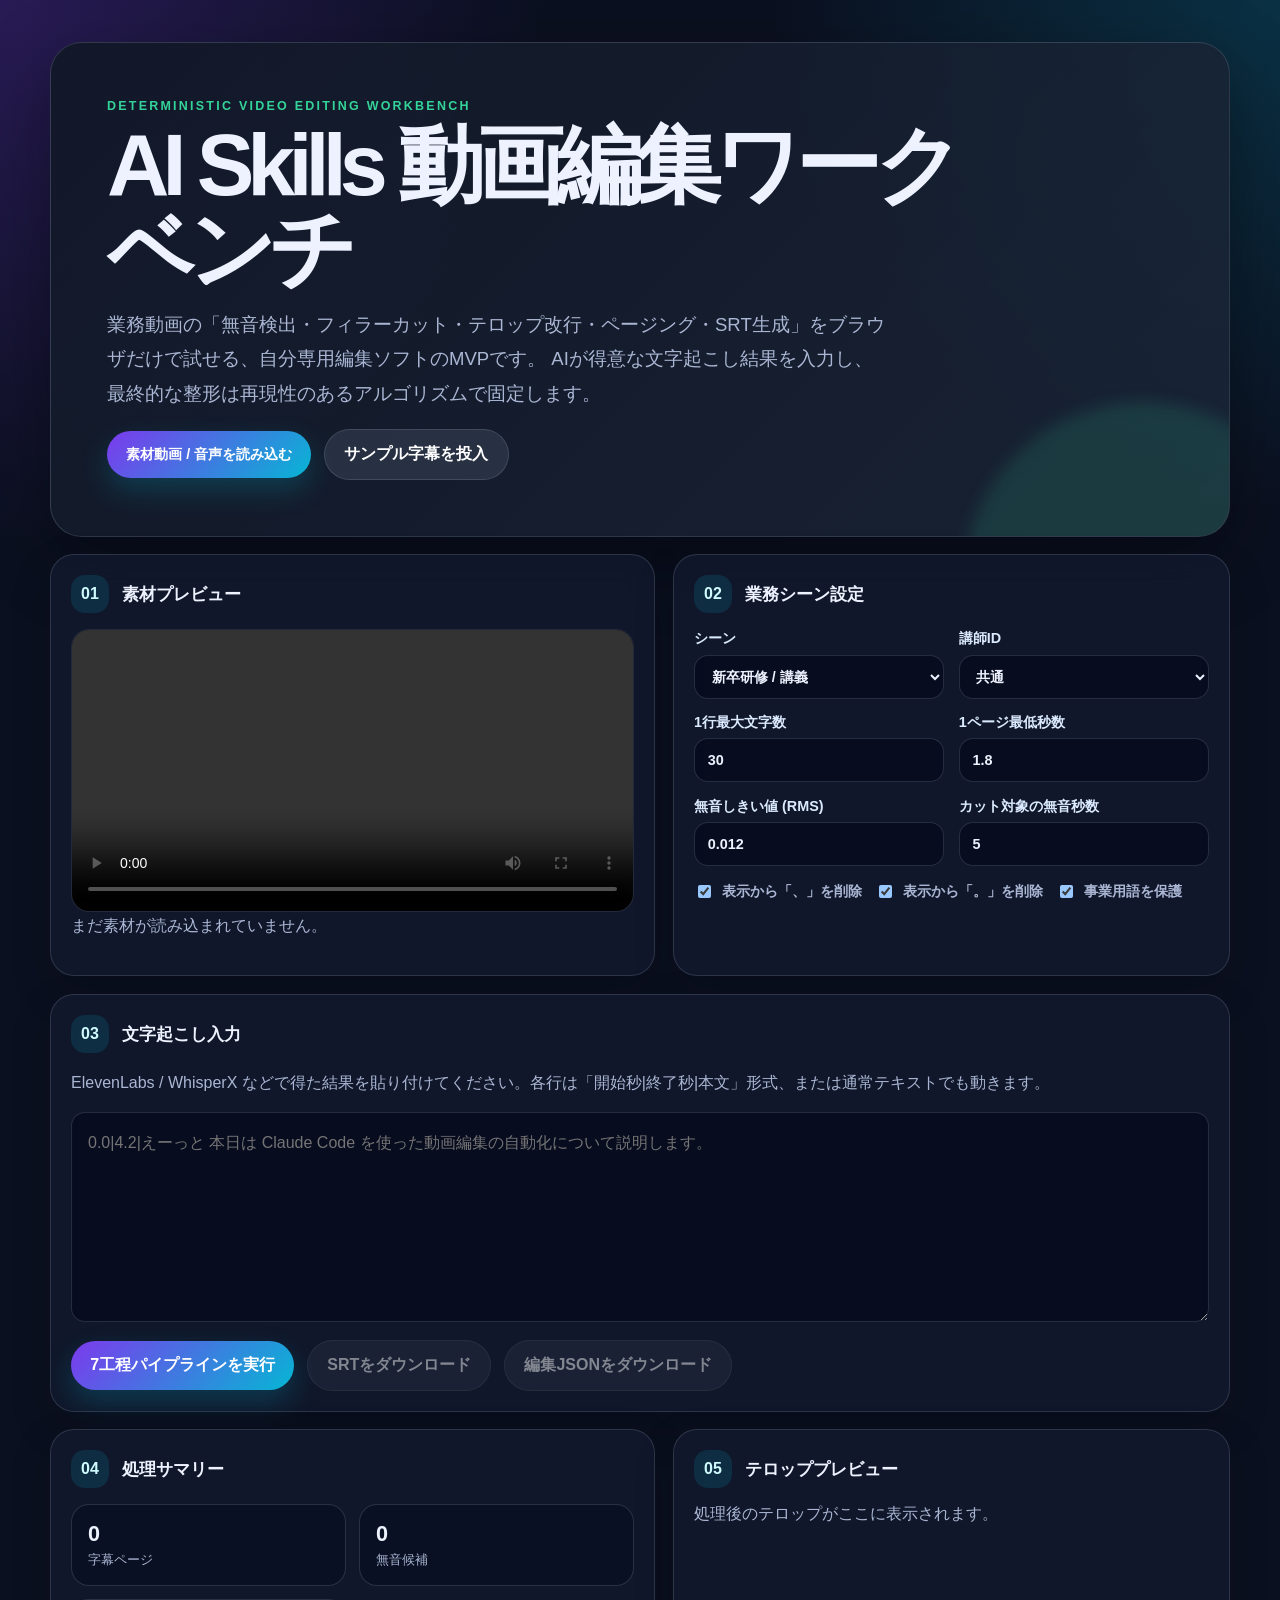
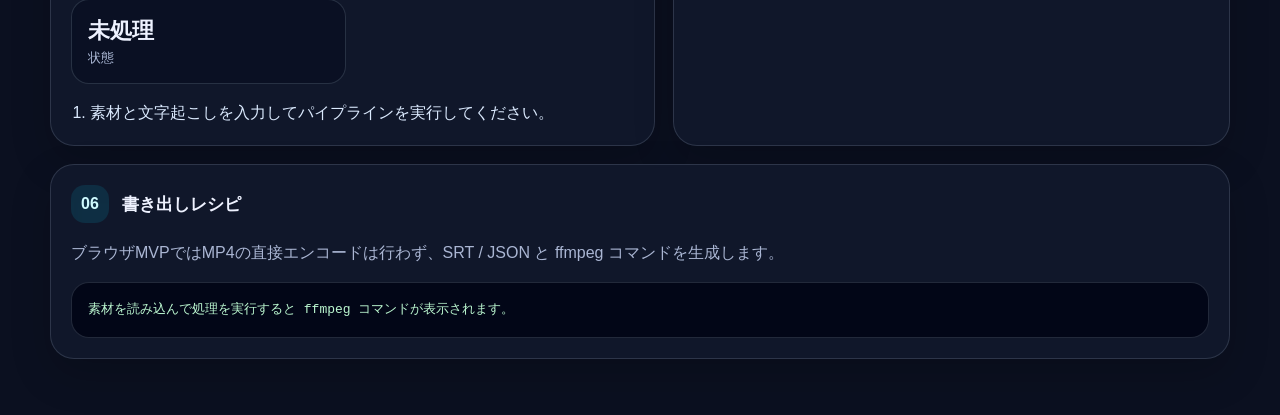
<file: index.html>
<!DOCTYPE html>
<html lang="ja">
<head>
    <meta charset="UTF-8">
    <meta name="viewport" content="width=device-width, initial-scale=1.0">
    <title>AI Skills 動画編集ワークベンチ</title>
    <link rel="stylesheet" href="style.css">
</head>
<body>
    <main class="app-shell">
        <section class="hero">
            <p class="eyebrow">Deterministic Video Editing Workbench</p>
            <h1>AI Skills 動画編集ワークベンチ</h1>
            <p class="hero-copy">
                業務動画の「無音検出・フィラーカット・テロップ改行・ページング・SRT生成」をブラウザだけで試せる、自分専用編集ソフトのMVPです。
                AIが得意な文字起こし結果を入力し、最終的な整形は再現性のあるアルゴリズムで固定します。
            </p>
            <div class="hero-actions">
                <label class="primary-upload">
                    <input id="videoInput" type="file" accept="video/*,audio/*">
                    素材動画 / 音声を読み込む
                </label>
                <button id="loadSampleButton" type="button">サンプル字幕を投入</button>
            </div>
        </section>

        <section class="workspace-grid">
            <article class="panel preview-panel">
                <div class="panel-heading">
                    <span>01</span>
                    <h2>素材プレビュー</h2>
                </div>
                <video id="videoPreview" controls playsinline></video>
                <p id="fileMeta" class="muted">まだ素材が読み込まれていません。</p>
            </article>

            <article class="panel settings-panel">
                <div class="panel-heading">
                    <span>02</span>
                    <h2>業務シーン設定</h2>
                </div>
                <div class="form-grid">
                    <label>
                        シーン
                        <select id="sceneSelect">
                            <option value="training">新卒研修 / 講義</option>
                            <option value="youtube">社内 YouTube</option>
                            <option value="webinar">ウェビナー記録</option>
                            <option value="shorts">Shorts / Reels</option>
                        </select>
                    </label>
                    <label>
                        講師ID
                        <select id="speakerSelect">
                            <option value="default">共通</option>
                            <option value="lecturerA">講師_A</option>
                            <option value="lecturerB">講師_B</option>
                        </select>
                    </label>
                    <label>
                        1行最大文字数
                        <input id="lineLengthInput" type="number" min="8" max="40" value="30">
                    </label>
                    <label>
                        1ページ最低秒数
                        <input id="minDurationInput" type="number" min="0.5" max="5" step="0.1" value="1.5">
                    </label>
                    <label>
                        無音しきい値 (RMS)
                        <input id="silenceThresholdInput" type="number" min="0.001" max="0.1" step="0.001" value="0.012">
                    </label>
                    <label>
                        カット対象の無音秒数
                        <input id="silenceDurationInput" type="number" min="0.5" max="12" step="0.1" value="4">
                    </label>
                </div>
                <div class="switch-row">
                    <label><input id="removeCommaInput" type="checkbox" checked> 表示から「、」を削除</label>
                    <label><input id="removePeriodInput" type="checkbox" checked> 表示から「。」を削除</label>
                    <label><input id="protectTermsInput" type="checkbox" checked> 事業用語を保護</label>
                </div>
            </article>
        </section>

        <section class="panel transcript-panel">
            <div class="panel-heading">
                <span>03</span>
                <h2>文字起こし入力</h2>
            </div>
            <p class="muted">
                ElevenLabs / WhisperX などで得た結果を貼り付けてください。各行は「開始秒|終了秒|本文」形式、または通常テキストでも動きます。
            </p>
            <textarea id="transcriptInput" spellcheck="false" placeholder="0.0|4.2|えーっと 本日は Claude Code を使った動画編集の自動化について説明します。"></textarea>
            <div class="editor-actions">
                <button id="processButton" type="button">7工程パイプラインを実行</button>
                <button id="downloadSrtButton" type="button" disabled>SRTをダウンロード</button>
                <button id="downloadJsonButton" type="button" disabled>編集JSONをダウンロード</button>
            </div>
        </section>

        <section class="output-grid">
            <article class="panel">
                <div class="panel-heading">
                    <span>04</span>
                    <h2>処理サマリー</h2>
                </div>
                <div id="summaryCards" class="summary-cards"></div>
                <ol id="pipelineList" class="pipeline-list"></ol>
            </article>

            <article class="panel">
                <div class="panel-heading">
                    <span>05</span>
                    <h2>テロッププレビュー</h2>
                </div>
                <div id="captionPreview" class="caption-preview">処理後のテロップがここに表示されます。</div>
            </article>
        </section>

        <section class="panel export-panel">
            <div class="panel-heading">
                <span>06</span>
                <h2>書き出しレシピ</h2>
            </div>
            <p class="muted">ブラウザMVPではMP4の直接エンコードは行わず、SRT / JSON と ffmpeg コマンドを生成します。</p>
            <pre id="ffmpegCommand"><code>素材を読み込んで処理を実行すると ffmpeg コマンドが表示されます。</code></pre>
        </section>
    </main>

    <script src="script.js"></script>
</body>
</html>
</file>
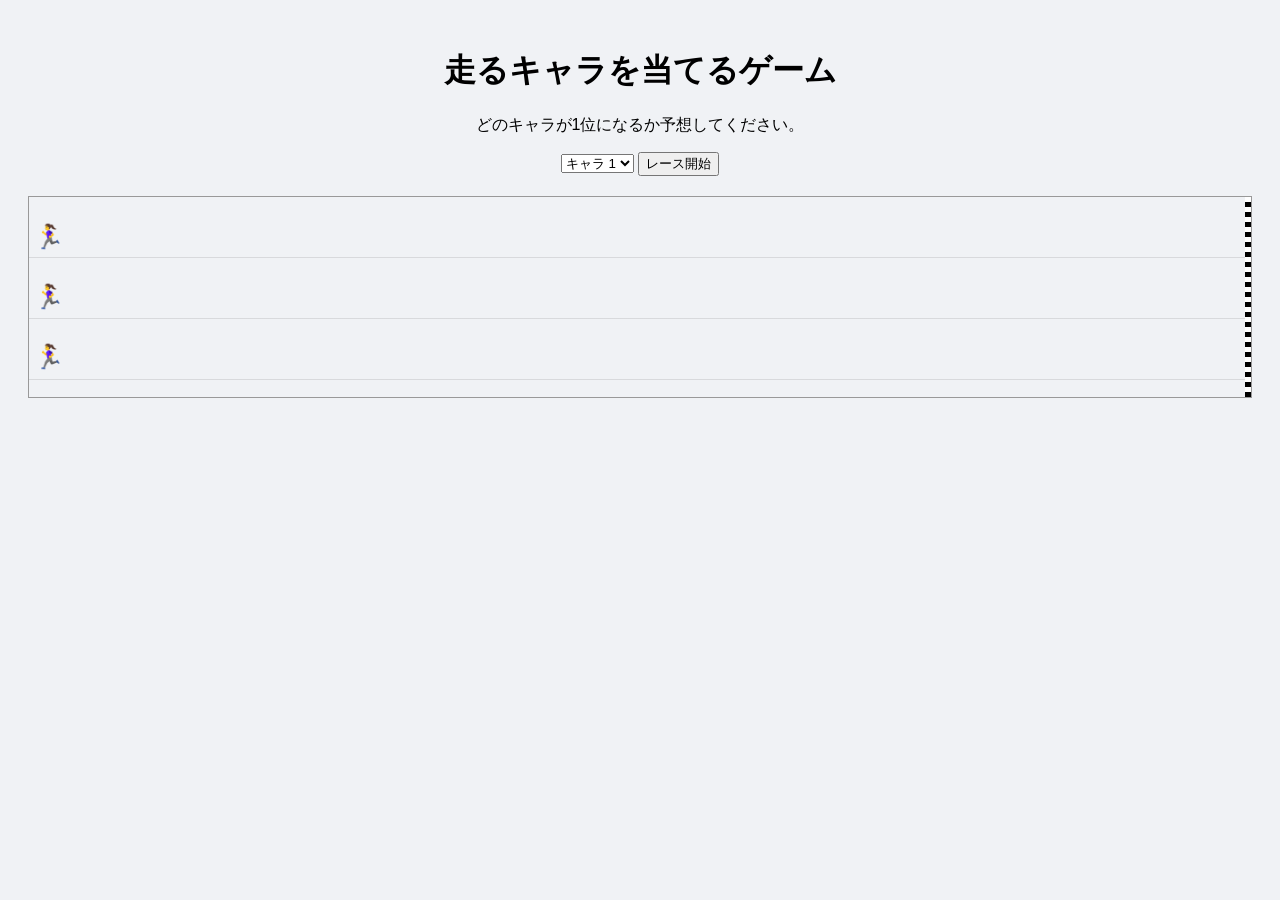
<file: race.html>
<!DOCTYPE html>
<html lang="ja">
<head>
  <meta charset="UTF-8">
  <meta name="viewport" content="width=device-width, initial-scale=1.0">
  <title>シンプルレースゲーム</title>
  <link rel="stylesheet" href="race.css">
</head>
<body>
  <h1>走るキャラを当てるゲーム</h1>
  <p>どのキャラが1位になるか予想してください。</p>
  <select id="guess">
    <option value="0">キャラ 1</option>
    <option value="1">キャラ 2</option>
    <option value="2">キャラ 3</option>
  </select>
  <button id="startButton">レース開始</button>
  <div id="raceTrack">
    <div class="runner" id="runner0">🏃‍♀️</div>
    <div class="runner" id="runner1">🏃‍♀️</div>
    <div class="runner" id="runner2">🏃‍♀️</div>
  </div>
  <p id="result"></p>
  <script src="race.js"></script>
</body>
</html>
</file>
<file: style.css>
:root {
    color-scheme: dark;
    --bg: #0b1020;
    --panel: rgba(18, 25, 45, 0.86);
    --panel-strong: #111827;
    --line: rgba(148, 163, 184, 0.22);
    --text: #eef2ff;
    --muted: #aab6d3;
    --accent: #7c3aed;
    --accent-2: #06b6d4;
    --success: #34d399;
    --warning: #fbbf24;
    --shadow: 0 22px 70px rgba(0, 0, 0, 0.35);
}

* {
    box-sizing: border-box;
}

body {
    min-height: 100vh;
    margin: 0;
    background:
        radial-gradient(circle at top left, rgba(124, 58, 237, 0.26), transparent 34rem),
        radial-gradient(circle at top right, rgba(6, 182, 212, 0.20), transparent 32rem),
        var(--bg);
    color: var(--text);
    font-family: Inter, "Noto Sans JP", "Hiragino Sans", "Yu Gothic", sans-serif;
}

button,
input,
select,
textarea {
    font: inherit;
}

button,
.primary-upload {
    border: 0;
    border-radius: 999px;
    padding: 0.85rem 1.2rem;
    color: #ffffff;
    background: linear-gradient(135deg, var(--accent), var(--accent-2));
    cursor: pointer;
    font-weight: 700;
    box-shadow: 0 12px 28px rgba(6, 182, 212, 0.22);
    transition: transform 160ms ease, opacity 160ms ease, box-shadow 160ms ease;
}

button:hover,
.primary-upload:hover {
    transform: translateY(-1px);
    box-shadow: 0 16px 34px rgba(124, 58, 237, 0.30);
}

button:disabled {
    cursor: not-allowed;
    opacity: 0.48;
    transform: none;
}

.primary-upload input {
    display: none;
}

.app-shell {
    width: min(1180px, calc(100% - 32px));
    margin: 0 auto;
    padding: 42px 0 56px;
}

.hero {
    overflow: hidden;
    position: relative;
    padding: clamp(28px, 5vw, 56px);
    border: 1px solid var(--line);
    border-radius: 32px;
    background: linear-gradient(135deg, rgba(17, 24, 39, 0.94), rgba(30, 41, 59, 0.72));
    box-shadow: var(--shadow);
}

.hero::after {
    content: "";
    position: absolute;
    inset: auto -8% -46% auto;
    width: 360px;
    height: 360px;
    border-radius: 50%;
    background: rgba(52, 211, 153, 0.14);
    filter: blur(8px);
}

.eyebrow {
    margin: 0 0 0.6rem;
    color: var(--success);
    font-size: 0.78rem;
    font-weight: 800;
    letter-spacing: 0.18em;
    text-transform: uppercase;
}

h1,
h2,
p {
    margin-top: 0;
}

h1 {
    max-width: 850px;
    margin-bottom: 1rem;
    font-size: clamp(2.4rem, 7vw, 5.4rem);
    line-height: 0.98;
    letter-spacing: -0.08em;
}

.hero-copy {
    max-width: 780px;
    color: var(--muted);
    font-size: clamp(1rem, 2vw, 1.16rem);
    line-height: 1.85;
}

.hero-actions,
.editor-actions,
.switch-row {
    display: flex;
    flex-wrap: wrap;
    gap: 0.8rem;
    align-items: center;
}

.hero-actions button,
.editor-actions button:nth-child(n + 2) {
    background: rgba(148, 163, 184, 0.16);
    border: 1px solid var(--line);
    box-shadow: none;
}

.workspace-grid,
.output-grid {
    display: grid;
    grid-template-columns: minmax(0, 1fr) minmax(320px, 0.92fr);
    gap: 1.1rem;
    margin-top: 1.1rem;
}

.panel {
    padding: 1.25rem;
    border: 1px solid var(--line);
    border-radius: 24px;
    background: var(--panel);
    box-shadow: 0 16px 40px rgba(0, 0, 0, 0.18);
    backdrop-filter: blur(16px);
}

.panel-heading {
    display: flex;
    gap: 0.8rem;
    align-items: center;
    margin-bottom: 1rem;
}

.panel-heading span {
    display: grid;
    width: 38px;
    height: 38px;
    place-items: center;
    border-radius: 14px;
    color: #cffafe;
    background: rgba(6, 182, 212, 0.14);
    font-weight: 900;
}

.panel-heading h2 {
    margin: 0;
    font-size: 1.08rem;
}

video {
    display: block;
    width: 100%;
    min-height: 260px;
    border: 1px solid var(--line);
    border-radius: 18px;
    background: #020617;
}

.muted {
    color: var(--muted);
    line-height: 1.7;
}

.form-grid {
    display: grid;
    grid-template-columns: repeat(2, minmax(0, 1fr));
    gap: 0.9rem;
}

label {
    display: grid;
    gap: 0.4rem;
    color: #dbeafe;
    font-size: 0.9rem;
    font-weight: 700;
}

input[type="number"],
select,
textarea {
    width: 100%;
    border: 1px solid var(--line);
    border-radius: 14px;
    color: var(--text);
    background: rgba(2, 6, 23, 0.58);
    outline: none;
}

input[type="number"],
select {
    min-height: 44px;
    padding: 0 0.8rem;
}

.switch-row {
    margin-top: 1rem;
}

.switch-row label {
    display: flex;
    gap: 0.5rem;
    align-items: center;
    color: var(--muted);
    font-weight: 600;
}

.transcript-panel,
.export-panel {
    margin-top: 1.1rem;
}

textarea {
    min-height: 210px;
    padding: 1rem;
    resize: vertical;
    line-height: 1.7;
}

.editor-actions {
    margin-top: 0.9rem;
}

.summary-cards {
    display: grid;
    grid-template-columns: repeat(2, minmax(0, 1fr));
    gap: 0.8rem;
}

.summary-cards div {
    padding: 1rem;
    border: 1px solid var(--line);
    border-radius: 18px;
    background: rgba(2, 6, 23, 0.35);
}

.summary-cards strong,
.summary-cards span {
    display: block;
}

.summary-cards strong {
    margin-bottom: 0.25rem;
    font-size: 1.35rem;
}

.summary-cards span {
    color: var(--muted);
    font-size: 0.82rem;
}

.pipeline-list {
    display: grid;
    gap: 0.6rem;
    margin: 1rem 0 0;
    padding-left: 1.2rem;
    color: #dbeafe;
    line-height: 1.6;
}

.caption-preview {
    display: grid;
    gap: 0.85rem;
    max-height: 540px;
    overflow: auto;
    color: var(--muted);
}

.caption-card {
    padding: 0.95rem;
    border: 1px solid var(--line);
    border-radius: 18px;
    background: linear-gradient(135deg, rgba(15, 23, 42, 0.95), rgba(30, 41, 59, 0.78));
}

.caption-card time {
    color: var(--warning);
    font-size: 0.78rem;
    font-weight: 800;
}

.caption-card p {
    margin: 0.45rem 0 0;
    color: #ffffff;
    font-size: 1.1rem;
    font-weight: 800;
    line-height: 1.55;
    letter-spacing: 0.02em;
}

pre {
    overflow: auto;
    margin: 0;
    padding: 1rem;
    border: 1px solid var(--line);
    border-radius: 18px;
    color: #bbf7d0;
    background: #020617;
    line-height: 1.7;
    white-space: pre-wrap;
}

@media (max-width: 860px) {
    .workspace-grid,
    .output-grid,
    .form-grid {
        grid-template-columns: 1fr;
    }

    h1 {
        letter-spacing: -0.05em;
    }
}
</file>
<file: race.css>
body {
  font-family: 'Segoe UI', Arial, sans-serif;
  background-color: #f0f2f5;
  padding: 20px;
  text-align: center;
}
#raceTrack {
  position: relative;
  height: 200px;
  border: 1px solid #999;
  margin-top: 20px;
  background: repeating-linear-gradient(
    to bottom,
    transparent,
    transparent 60px,
    rgba(0, 0, 0, 0.1) 60px,
    rgba(0, 0, 0, 0.1) 61px
  );
}
.runner {
  position: absolute;
  left: 0;
  width: 40px;
  height: 40px;
  line-height: 40px;
  font-size: 24px;
  animation: bounce 0.3s infinite;
}
#runner0 { top: 20px; }
#runner1 { top: 80px; }
#runner2 { top: 140px; }

@keyframes bounce {
  0%, 100% { transform: translateY(0); }
  50% { transform: translateY(-5px); }
}

#raceTrack::after {
  content: '';
  position: absolute;
  top: 0;
  right: 0;
  width: 6px;
  height: 100%;
  background: repeating-linear-gradient(
    to bottom,
    #fff,
    #fff 5px,
    #000 5px,
    #000 10px
  );
}
</file>
